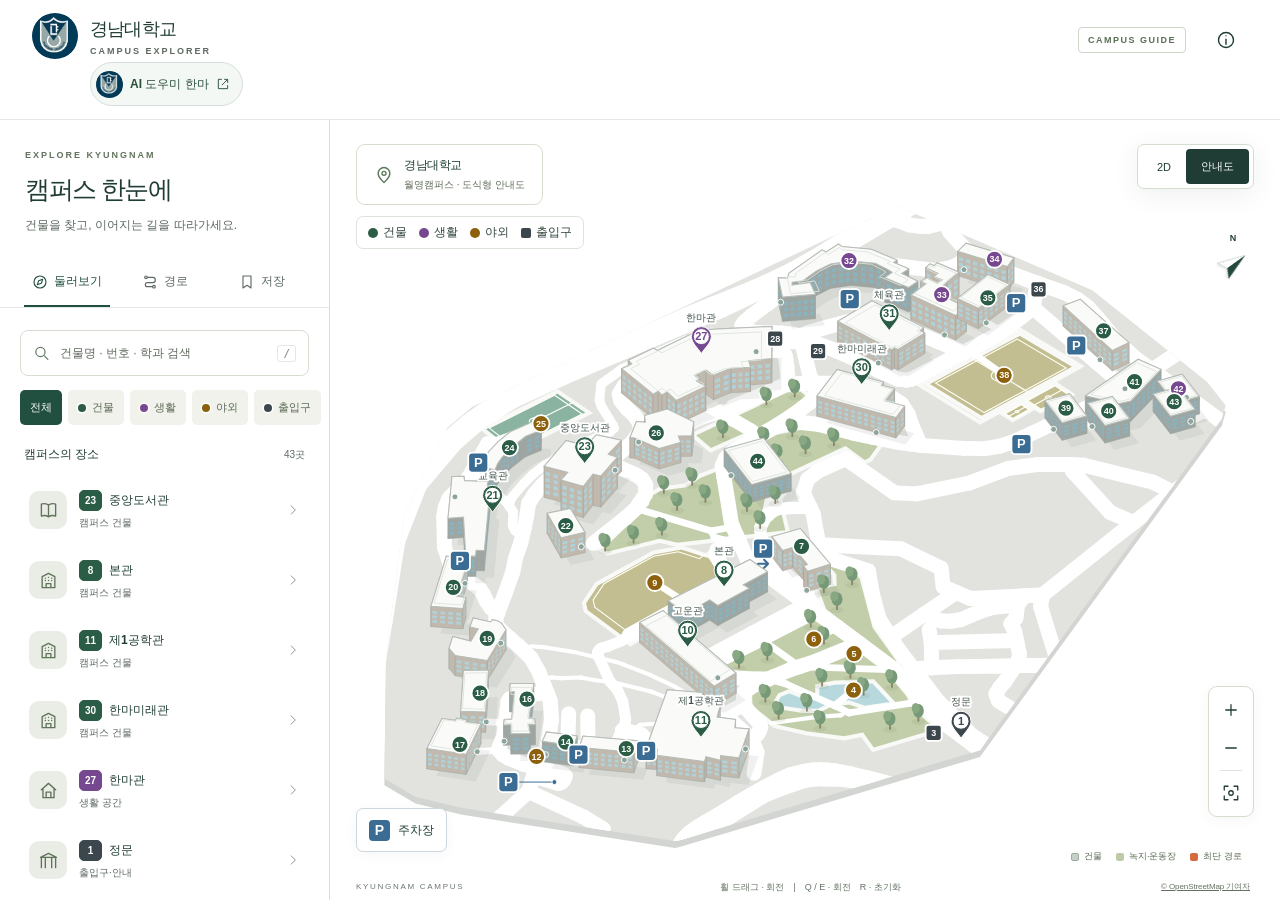
<file: map/index.html>
<!doctype html>
<html lang="ko">
<head>
  <meta charset="utf-8">
  <meta name="viewport" content="width=device-width, initial-scale=1">
  <meta name="theme-color" content="#173e36">
  <meta name="description" content="경남대학교 월영캠퍼스 건물, 층별 학과와 시설을 찾아보는 캠퍼스 안내도">
  <title>경남대학교 · Campus Explorer</title>
  <link rel="icon" href="data:image/svg+xml,%3Csvg xmlns='http://www.w3.org/2000/svg' viewBox='0 0 40 40'%3E%3Crect width='40' height='40' rx='12' fill='%23173e36'/%3E%3Ctext x='20' y='27' text-anchor='middle' font-size='22' fill='white'%3EK%3C/text%3E%3C/svg%3E">
  <link rel="stylesheet" href="styles.css">
  <link rel="stylesheet" href="library.css">
  <link rel="stylesheet" href="road-editor.css">
  <link rel="stylesheet" href="building-directory.css">
  <link rel="stylesheet" href="gps-navigation.css">
  <link rel="stylesheet" href="assistant-link.css">
  <script defer src="data.js"></script>
  <script defer src="parking-data.js"></script>
  <script defer src="core.js"></script>
  <script defer src="scene.js"></script>
  <script defer src="amenity-models.js"></script>
  <script defer src="floor-scene.js"></script>
  <script defer src="seonghun-plans.js"></script>
  <script defer src="library.js"></script>
  <script defer src="road-network.js"></script>
  <script defer src="final-roads.js"></script>
  <script defer src="road-editor.js"></script>
  <script defer src="building-directory-data.js"></script>
  <script defer src="building-directory.js"></script>
  <script defer src="gps-navigation.js"></script>
  <script defer src="app.js"></script>
</head>
<body>
<a class="skip-link" href="#search">장소 검색으로 이동</a>
<header class="header">
  <div class="brand-area">
    <a class="brand" href="./" aria-label="경남대학교 캠퍼스 지도 처음으로"><span class="brand-symbol" aria-hidden="true"><img src="assets/kyungnam-symbol.png" alt="" width="245" height="239"></span><span><strong>경남대학교</strong><small>CAMPUS EXPLORER</small></span></a>
    <a class="assistant-launch" href="http://127.0.0.1:8765/mobile" target="_blank" rel="noopener noreferrer" aria-label="AI 도우미 한마에 질문하기 (새 탭)"><span class="assistant-symbol" aria-hidden="true"><img src="assets/kyungnam-symbol.png" alt="" width="245" height="239"></span><span>AI 도우미 한마</span><svg viewBox="0 0 24 24" aria-hidden="true"><path d="M14 4h6v6M20 4 10 14M10 4H4v16h16v-6"/></svg></a>
  </div>
  <div class="header-actions"><span class="demo-badge">CAMPUS GUIDE</span><button id="about-open" class="icon-button" aria-label="지도 사용법"><span data-icon="info"></span></button></div>
</header>
<main class="workspace">
  <aside class="sidebar" aria-label="캠퍼스 장소 탐색">
    <div class="sidebar-head"><div class="eyebrow">EXPLORE KYUNGNAM</div><h1>캠퍼스 한눈에</h1><p>건물을 찾고, 이어지는 길을 따라가세요.</p></div>
    <nav class="tabs" aria-label="탐색 모드"><button class="active" data-tab="explore" aria-pressed="true"><span data-icon="compass"></span>둘러보기</button><button data-tab="route" aria-pressed="false"><span data-icon="route"></span>경로</button><button data-tab="saved" aria-pressed="false"><span data-icon="bookmark"></span>저장</button></nav>
    <section id="explore-panel" class="panel">
      <div class="search-box"><span data-icon="search"></span><input id="search" type="search" placeholder="건물명 · 번호 · 학과 검색" aria-label="건물명, 건물 번호, 학과 또는 시설 검색" autocomplete="off"><kbd>/</kbd></div>
      <div class="filters" aria-label="장소 종류"><button class="active" data-category="all" aria-pressed="true">전체</button><button data-category="study" aria-pressed="false">건물</button><button data-category="life" aria-pressed="false">생활</button><button data-category="outdoor" aria-pressed="false">야외</button><button data-category="gate" aria-pressed="false">출입구</button></div>
      <div class="list-heading"><h2 id="list-title">캠퍼스의 장소</h2><span id="result-count"></span></div>
      <div id="places-list" class="places-list" aria-label="장소 검색 결과"></div>
    </section>
    <section id="route-panel" class="panel" hidden>
      <button id="gps-open" class="gps-open-button"><svg viewBox="0 0 24 24" aria-hidden="true"><circle cx="12" cy="12" r="7"/><circle cx="12" cy="12" r="2"/><path d="M12 1v4M12 19v4M1 12h4M19 12h4"/></svg>현재 위치로 길찾기</button>
      <div class="section-kicker">장소 사이를 연결해 보세요</div>
      <form id="route-form"><div class="route-fields"><label><span class="route-dot start-dot"></span><span class="sr-only">출발지</span><select id="route-from" aria-label="출발지"></select></label><button type="button" id="swap-route" class="swap-button" aria-label="출발지와 도착지 바꾸기"><span data-icon="swap"></span></button><label><span class="route-dot end-dot"></span><span class="sr-only">도착지</span><select id="route-to" aria-label="도착지"></select></label></div><button class="primary-button route-submit" type="submit"><span data-icon="route"></span>최단 경로 보기</button></form>
      <p class="route-caution"><span data-icon="info"></span>현재 도로망의 최단 경로입니다. 건물 앞 연결선이 포함됩니다.</p>
      <div id="route-result" aria-live="polite"><div class="route-intro"><span data-icon="route"></span><h2>출발지에서 목적지까지</h2><p>두 장소를 선택하면 연결 가능한 길을 지도에서 확인할 수 있어요.</p></div></div>
    </section>
    <div id="mobile-detail"></div>
  </aside>
  <section class="map-panel" aria-label="경남대학교 캠퍼스 지도">
    <div class="map-top"><div class="map-tag"><span data-icon="pin"></span><div><strong>경남대학교</strong><small>월영캠퍼스 · 도식형 안내도</small></div></div><div class="map-mode" aria-label="지도 표현"><button id="mode-flat" aria-pressed="false">2D</button><button id="mode-depth" class="active" aria-pressed="true">안내도</button></div></div>
    <div id="map-wrap" class="map-wrap"><svg id="campus-map" xmlns="http://www.w3.org/2000/svg" role="group" aria-label="건물을 선택할 수 있는 캠퍼스 지도. 휠 버튼 드래그로 회전, 방향키로 이동, 더하기와 빼기로 확대 및 축소합니다. Q와 E로 회전하고 R로 방향을 초기화합니다." tabindex="0"><title>경남대학교 월영캠퍼스 지도</title></svg></div>
    <div class="north" aria-label="북쪽 방향"><span>N</span><svg viewBox="0 0 32 40" aria-hidden="true"><path d="M16 3 27 34 16 28 5 34Z" fill="#24483e"/><path d="M16 3 16 28 5 34Z" fill="#fff"/></svg></div>
    <div class="map-controls"><button id="zoom-in" class="icon-button" aria-label="지도 확대"><span data-icon="plus"></span></button><button id="zoom-out" class="icon-button" aria-label="지도 축소"><span data-icon="minus"></span></button><div></div><button id="fit-map" title="전체 보기 · 방향 초기화" class="icon-button" aria-label="캠퍼스 전체 보기"><span data-icon="fit"></span></button></div>
    <div id="desktop-detail"></div>
    <button id="parking-toggle" class="parking-toggle" aria-pressed="true" aria-controls="parking-pins"><b aria-hidden="true">P</b><span>주차장</span></button>
    <div class="pin-legend" aria-label="번호 색 안내"><span class="cat-study"><i></i>건물</span><span class="cat-life"><i></i>생활</span><span class="cat-outdoor"><i></i>야외</span><span class="cat-gate"><i></i>출입구</span></div>
    <div class="map-legend"><span><i class="legend-building"></i>건물</span><span><i class="legend-green"></i>녹지·운동장</span><span><i class="legend-route"></i>최단 경로</span></div>
    <div class="map-bottom"><span id="scale" class="scale">KYUNGNAM CAMPUS</span><span class="map-gesture-hint">휠 드래그 · 회전　|　Q / E · 회전　R · 초기화</span><span class="attribution"><a href="https://www.openstreetmap.org/copyright" target="_blank" rel="noopener">© OpenStreetMap 기여자</a></span></div>
    <div id="loading" class="loading"><span class="loader"></span>캠퍼스를 불러오고 있어요</div>
    <div id="map-error" class="map-error" hidden role="alert">지도 자료를 불러오지 못했습니다. 폴더의 모든 파일이 함께 있는지 확인한 뒤 <button onclick="location.reload()">새로고침</button>해 주세요.</div>
  </section>
</main>
<dialog id="about-dialog" aria-labelledby="about-title"><div class="dialog-head"><span class="eyebrow">MAP GUIDE</span><button id="about-close" class="icon-button" aria-label="지도 정보 닫기"><span data-icon="close"></span></button></div><h2 id="about-title">캠퍼스 지도 사용법</h2><p>건물과 학과를 찾고, 층별 시설을 살펴보세요. 중앙도서관과 성훈관에서는 층을 선택해 입체 구조도를 볼 수 있습니다.</p><div class="data-note"><strong>지도 사용법</strong><p>건물·학과·시설명으로 검색하고 건물을 선택하세요. 휠 버튼을 누른 채 드래그하면 지도가 회전합니다.</p></div><p class="small-text">개인 제작 캠퍼스 안내도 · 사진 © 경남대학교</p></dialog>
<div id="toast" class="toast" role="status" aria-live="polite"></div>
<div id="announcer" class="sr-only" role="status" aria-live="polite"></div>
<noscript><div class="no-script">이 지도는 JavaScript가 필요합니다. 브라우저에서 JavaScript를 켜 주세요.</div></noscript>
</body>
</html>
</file>
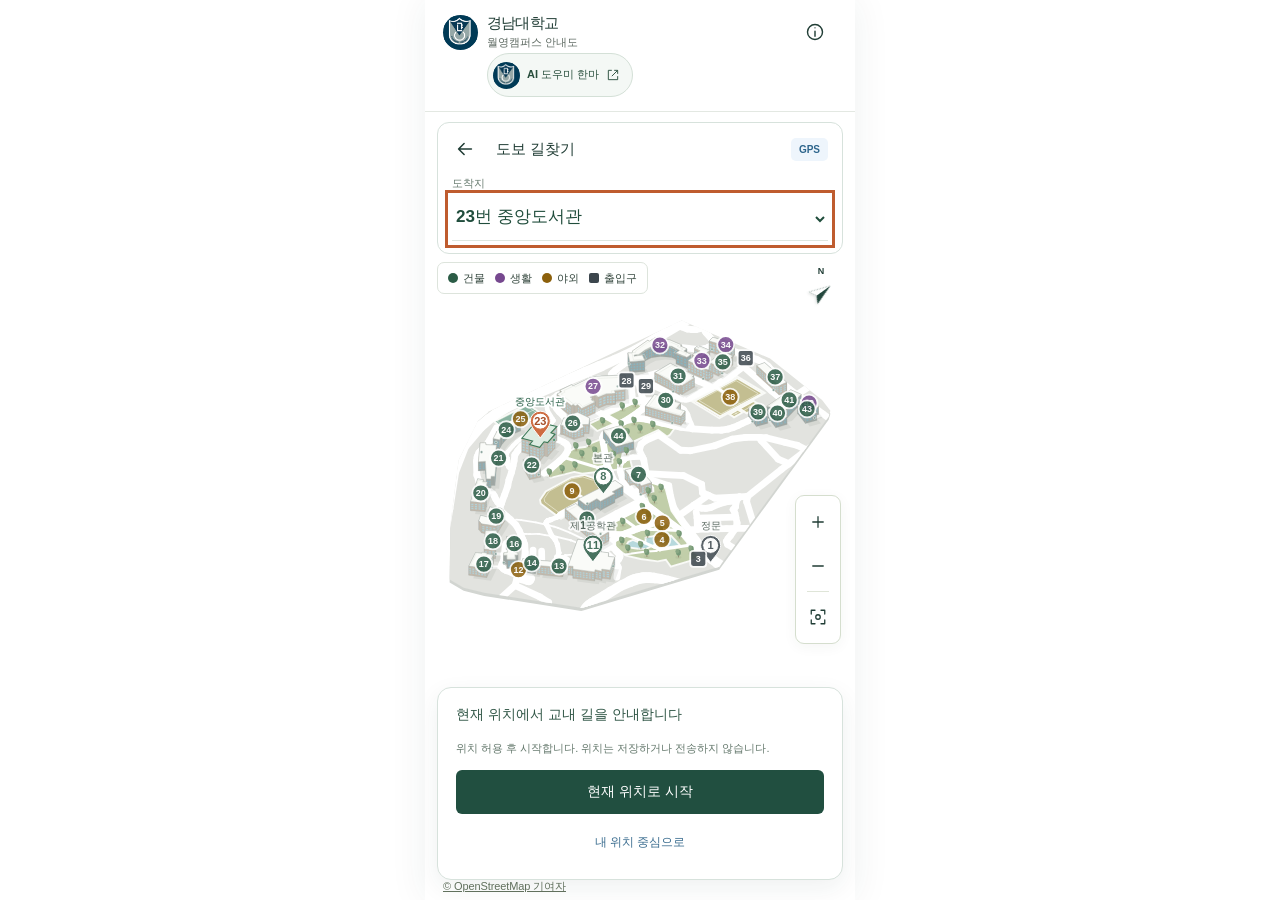
<file: map/mobile.html>
<!doctype html>
<html lang="ko">
<head>
  <meta charset="utf-8">
  <meta name="viewport" content="width=device-width, initial-scale=1, viewport-fit=cover">
  <meta name="theme-color" content="#173e36">
  <meta name="description" content="경남대학교 월영캠퍼스 건물, 층별 학과와 시설을 찾아보는 캠퍼스 안내도">
  <title>경남대학교 · 모바일 지도</title>
  <link rel="icon" href="data:image/svg+xml,%3Csvg xmlns='http://www.w3.org/2000/svg' viewBox='0 0 40 40'%3E%3Crect width='40' height='40' rx='12' fill='%23173e36'/%3E%3Ctext x='20' y='27' text-anchor='middle' font-size='22' fill='white'%3EK%3C/text%3E%3C/svg%3E">
  <link rel="stylesheet" href="styles.css">
  <link rel="stylesheet" href="library.css">
  <link rel="stylesheet" href="road-editor.css">
  <link rel="stylesheet" href="building-directory.css">
  <link rel="stylesheet" href="gps-navigation.css">
  <link rel="stylesheet" href="mobile.css">
  <link rel="stylesheet" href="assistant-link.css">
  <script defer src="data.js"></script>
  <script defer src="parking-data.js"></script>
  <script defer src="core.js"></script>
  <script defer src="scene.js"></script>
  <script defer src="amenity-models.js"></script>
  <script defer src="floor-scene.js"></script>
  <script defer src="seonghun-plans.js"></script>
  <script defer src="library.js"></script>
  <script defer src="road-network.js"></script>
  <script defer src="final-roads.js"></script>
  <script defer src="road-editor.js"></script>
  <script defer src="building-directory-data.js"></script>
  <script defer src="building-directory.js"></script>
  <script defer src="gps-navigation.js"></script>
  <script defer src="app.js"></script>
</head>
<body class="mobile-app" data-mobile-app="true">
<a class="skip-link" href="#search">장소 검색으로 이동</a>
<header class="header">
  <div class="brand-area">
    <a class="brand" href="./mobile.html" aria-label="경남대학교 모바일 지도 처음으로"><span class="brand-symbol" aria-hidden="true"><img src="assets/kyungnam-symbol.png" alt="" width="245" height="239"></span><span><strong>경남대학교</strong><small>월영캠퍼스 안내도</small></span></a>
    <a class="assistant-launch" href="http://127.0.0.1:8765/mobile" target="_blank" rel="noopener noreferrer" aria-label="AI 도우미 한마에 질문하기 (새 탭)"><span class="assistant-symbol" aria-hidden="true"><img src="assets/kyungnam-symbol.png" alt="" width="245" height="239"></span><span>AI 도우미 한마</span><svg viewBox="0 0 24 24" aria-hidden="true"><path d="M14 4h6v6M20 4 10 14M10 4H4v16h16v-6"/></svg></a>
  </div>
  <div class="header-actions"><span class="demo-badge">CAMPUS GUIDE</span><button id="about-open" class="icon-button" aria-label="지도 사용법"><span data-icon="info"></span></button></div>
</header>
<main class="workspace">
  <aside class="sidebar" aria-label="캠퍼스 장소 탐색">
    <div class="sidebar-head"><h1>캠퍼스 한눈에</h1><p>건물을 찾고, 이어지는 길을 따라가세요.</p></div>
    <nav class="tabs" aria-label="탐색 모드"><button class="active" data-tab="explore" aria-pressed="true"><span data-icon="compass"></span>둘러보기</button><button data-tab="route" aria-pressed="false"><span data-icon="route"></span>경로</button><button data-tab="saved" aria-pressed="false"><span data-icon="bookmark"></span>저장</button></nav>
    <section id="explore-panel" class="panel">
      <div class="search-box"><span data-icon="search"></span><input id="search" type="search" placeholder="건물명, 번호, 학과로 검색" aria-label="건물명, 건물 번호, 학과 또는 시설 검색" autocomplete="off"><kbd>/</kbd></div>
      <div class="filters" aria-label="장소 종류"><button class="active" data-category="all" aria-pressed="true">전체</button><button data-category="study" aria-pressed="false">건물</button><button data-category="life" aria-pressed="false">생활</button><button data-category="outdoor" aria-pressed="false">야외</button><button data-category="gate" aria-pressed="false">출입구</button></div>
      <div class="list-heading"><h2 id="list-title">캠퍼스의 장소</h2><span id="result-count"></span></div>
      <div id="places-list" class="places-list" aria-label="장소 검색 결과"></div>
    </section>
    <section id="route-panel" class="panel" hidden>
      <button id="gps-open" class="gps-open-button"><svg viewBox="0 0 24 24" aria-hidden="true"><circle cx="12" cy="12" r="7"/><circle cx="12" cy="12" r="2"/><path d="M12 1v4M12 19v4M1 12h4M19 12h4"/></svg>현재 위치로 길찾기</button>
      <div class="section-kicker">장소 사이를 연결해 보세요</div>
      <form id="route-form"><div class="route-fields"><label><span class="route-dot start-dot"></span><span class="sr-only">출발지</span><select id="route-from" aria-label="출발지"></select></label><button type="button" id="swap-route" class="swap-button" aria-label="출발지와 도착지 바꾸기"><span data-icon="swap"></span></button><label><span class="route-dot end-dot"></span><span class="sr-only">도착지</span><select id="route-to" aria-label="도착지"></select></label></div><button class="primary-button route-submit" type="submit"><span data-icon="route"></span>최단 경로 보기</button></form>
      <p class="route-caution"><span data-icon="info"></span>현재 도로망의 최단 경로입니다. 건물 앞 연결선이 포함됩니다.</p>
      <div id="route-result" aria-live="polite"><div class="route-intro"><span data-icon="route"></span><h2>출발지에서 목적지까지</h2><p>두 장소를 선택하면 연결 가능한 길을 지도에서 확인할 수 있어요.</p></div></div>
    </section>
    <div id="mobile-detail"></div>
  </aside>
  <section class="map-panel" aria-label="경남대학교 캠퍼스 지도">
    <div class="map-top"><div class="map-tag"><span data-icon="pin"></span><div><strong>경남대학교</strong><small>월영캠퍼스 · 도식형 안내도</small></div></div><div class="map-mode" aria-label="지도 표현"><button id="mode-flat" aria-pressed="false">2D</button><button id="mode-depth" class="active" aria-pressed="true">안내도</button></div></div>
    <div id="map-wrap" class="map-wrap"><svg id="campus-map" xmlns="http://www.w3.org/2000/svg" role="group" aria-label="건물을 선택할 수 있는 캠퍼스 지도. 휠 버튼 드래그로 회전, 방향키로 이동, 더하기와 빼기로 확대 및 축소합니다. Q와 E로 회전하고 R로 방향을 초기화합니다." tabindex="0"><title>경남대학교 월영캠퍼스 지도</title></svg></div>
    <div class="north" aria-label="북쪽 방향"><span>N</span><svg viewBox="0 0 32 40" aria-hidden="true"><path d="M16 3 27 34 16 28 5 34Z" fill="#24483e"/><path d="M16 3 16 28 5 34Z" fill="#fff"/></svg></div>
    <div class="map-controls"><button id="zoom-in" class="icon-button" aria-label="지도 확대"><span data-icon="plus"></span></button><button id="zoom-out" class="icon-button" aria-label="지도 축소"><span data-icon="minus"></span></button><div></div><button id="fit-map" title="전체 보기 · 방향 초기화" class="icon-button" aria-label="캠퍼스 전체 보기"><span data-icon="fit"></span></button></div>
    <div id="desktop-detail"></div>
    <button id="parking-toggle" class="parking-toggle" aria-pressed="true" aria-controls="parking-pins"><b aria-hidden="true">P</b><span>주차장</span></button>
    <div class="pin-legend" aria-label="번호 색 안내"><span class="cat-study"><i></i>건물</span><span class="cat-life"><i></i>생활</span><span class="cat-outdoor"><i></i>야외</span><span class="cat-gate"><i></i>출입구</span></div>
    <div class="map-legend"><span><i class="legend-building"></i>건물</span><span><i class="legend-green"></i>녹지·운동장</span><span><i class="legend-route"></i>최단 경로</span></div>
    <div class="map-bottom"><span id="scale" class="scale">KYUNGNAM CAMPUS</span><span class="map-gesture-hint">휠 드래그 · 회전　|　Q / E · 회전　R · 초기화</span><span class="attribution"><a href="https://www.openstreetmap.org/copyright" target="_blank" rel="noopener">© OpenStreetMap 기여자</a></span></div>
    <div id="loading" class="loading"><span class="loader"></span>캠퍼스를 불러오고 있어요</div>
    <div id="map-error" class="map-error" hidden role="alert">지도 자료를 불러오지 못했습니다. 폴더의 모든 파일이 함께 있는지 확인한 뒤 <button onclick="location.reload()">새로고침</button>해 주세요.</div>
  </section>
</main>
<dialog id="about-dialog" aria-labelledby="about-title"><div class="dialog-head"><button id="about-close" class="icon-button" aria-label="지도 정보 닫기"><span data-icon="close"></span></button></div><h2 id="about-title">캠퍼스 지도 사용법</h2><p>건물과 학과를 찾고, 층별 시설을 살펴보세요. 중앙도서관과 성훈관에서는 층을 선택해 입체 구조도를 볼 수 있습니다.</p><div class="data-note"><strong>지도 사용법</strong><p>건물·학과·시설명으로 검색하고 건물을 선택하세요. 휠 버튼을 누른 채 드래그하면 지도가 회전합니다.</p></div><p class="small-text">개인 제작 캠퍼스 안내도 · 사진 © 경남대학교</p></dialog>
<div id="toast" class="toast" role="status" aria-live="polite"></div>
<div id="announcer" class="sr-only" role="status" aria-live="polite"></div>
<noscript><div class="no-script">이 지도는 JavaScript가 필요합니다. 브라우저에서 JavaScript를 켜 주세요.</div></noscript>
</body>
</html>
</file>
<file: map/styles.css>
:root{--ink:#203d35;--muted:#5d6961;--line:#e3e8e2;--green:#214f40;--paper:#ffffff;--accent:#d46c3e;--soft:#f2f5ef;--shadow:0 6px 26px #263b3014;font-family:Arial,'Malgun Gothic','Apple SD Gothic Neo',sans-serif;color:var(--ink);background:var(--paper);font-synthesis:none}
*{box-sizing:border-box}body{margin:0}button,input,select{font:inherit}button,a,input,select{-webkit-tap-highlight-color:transparent}button{cursor:pointer;color:inherit}button{border:0;background:none}button:disabled{opacity:.35;cursor:default}button,a,input,select{outline-offset:4px} :focus-visible{outline:3px solid #bf5c2f}a{color:inherit}svg{display:block}button svg{pointer-events:none}button:active:not(:disabled){transform:translateY(1px)}[hidden]{display:none!important}.icon{width:20px;height:20px;fill:none;stroke:currentColor;stroke-width:1.7;stroke-linecap:round;stroke-linejoin:round;flex-shrink:0}.sr-only{position:absolute;width:1px;height:1px;padding:0;margin:-1px;overflow:hidden;clip:rect(0,0,0,0);white-space:nowrap;border:0}.skip-link{position:fixed;left:16px;top:-80px;background:white;padding:16px;z-index:20}.skip-link:focus{top:12px}.header{height:80px;display:flex;align-items:center;justify-content:space-between;padding:0 32px;border-bottom:1px solid var(--line);gap:20px}.brand{display:flex;align-items:center;gap:12px;text-decoration:none}.brand-symbol{display:flex;align-items:center;justify-content:center;width:46px;height:46px;flex-shrink:0;border-radius:50%;overflow:hidden;background:#003a56}.brand-symbol img{display:block;width:92%;height:92%;object-fit:contain}.brand strong{display:block;font-size:18px;letter-spacing:-.8px}.brand small{display:block;font-size:9px;letter-spacing:2px;margin-top:5px;font-weight:700;color:var(--muted)}.campus-name{font-size:12px;color:#68796f;display:flex;align-items:center;gap:10px}.separator{margin:0 6px;color:#b6bfb7}.header-actions{display:flex;align-items:center;gap:18px}.demo-badge{font-size:9px;letter-spacing:1.5px;padding:7px 9px;border:1px solid #cdd8cb;border-radius:4px;color:#596f58;font-weight:700}.icon-button{width:44px;height:44px;display:grid;place-items:center;border-radius:8px}.icon-button:hover{background:#e8eee6}.workspace{height:calc(100dvh - 80px);min-height:580px;display:grid;grid-template-columns:330px minmax(0,1fr)}.sidebar{display:flex;flex-direction:column;background:var(--paper);border-right:1px solid #d7dfd3;min-height:0;z-index:2}.sidebar-head{padding:30px 25px 23px}.eyebrow{font-size:9px;letter-spacing:2px;font-weight:700;color:#62735c}.sidebar h1{font-size:25px;letter-spacing:-1.5px;margin:13px 0 10px;font-weight:700}.sidebar-head p{font-size:12px;color:var(--muted);margin:0;line-height:1.6}.tabs{display:flex;padding:0 24px;border-bottom:1px solid var(--line);gap:12px;flex-shrink:0}.tabs button{display:flex;align-items:center;justify-content:center;gap:6px;flex:1;height:49px;font-size:12px;color:var(--muted);border-bottom:2px solid transparent;white-space:nowrap}.tabs button .icon{width:16px;height:16px}.tabs button.active{border-color:var(--green);color:var(--green);font-weight:700}.tabs button:hover{background:var(--soft)}.panel{display:flex;flex-direction:column;flex:1;min-height:0;padding:22px 20px 0}.search-box{position:relative;display:flex;gap:8px;align-items:center;border:1px solid #d6ded2;border-radius:8px;padding:0 12px;height:46px;background:#fff;flex-shrink:0}.search-box:focus-within{border-color:var(--green);box-shadow:0 0 0 2px #214f4010}.search-box>.icon{color:#637963;width:17px}.search-box input{background:transparent;border:0;outline:none;width:100%;min-width:0;font-size:12px;height:100%;color:var(--ink)}.search-box input::placeholder{color:#626c5f}.search-box kbd{font-size:11px;border:1px solid var(--line);padding:1px 5px;border-radius:3px;color:#7d8779}.filters{display:flex;gap:6px;margin-top:14px;margin-bottom:21px}.filters button{padding:0 10px;height:35px;border-radius:5px;background:#f0f2eb;font-size:11px;color:#5c6956;white-space:nowrap}.filters button.active{background:var(--green);color:white}.filters button:hover:not(.active){background:#e4eadd}.list-heading{display:flex;align-items:center;justify-content:space-between;padding:0 4px 12px}.list-heading h2{font-size:12px;margin:0}.list-heading>span{font-size:10px;color:var(--muted)}.places-list{overflow:auto;min-height:0;scrollbar-width:thin;scrollbar-color:#d4ddcf transparent;padding-bottom:12px}.place-row{width:100%;display:flex;align-items:center;gap:12px;padding:13px 8px;border-radius:7px;text-align:left;border:1px solid transparent;min-height:70px}.place-row:hover{background:#f0f4ec}.place-row.selected{background:#edf2e8;border-color:#dfe8d6}.place-row .place-icon{width:38px;height:38px;border-radius:10px;background:#e9ede5;display:grid;place-items:center;flex-shrink:0;color:#60745a}.place-row.selected .place-icon{background:var(--green);color:#fff}.place-row .place-icon .icon{width:19px;height:19px}.place-row .place-text{flex:1;min-width:0}.place-row strong{display:block;font-size:12px;line-height:1.5}.place-row small{font-size:10px;display:block;color:var(--muted);margin-top:5px}.place-row>.icon{width:14px;color:#8b9884}.map-panel{position:relative;min-width:0;overflow:hidden;background:#ffffff}.map-wrap{position:absolute;inset:0;touch-action:none}.map-wrap svg{height:100%;width:100%;cursor:grab}.map-wrap.dragging svg{cursor:grabbing}.map-top{position:absolute;top:24px;left:26px;right:26px;display:flex;justify-content:space-between;align-items:flex-start;gap:15px;z-index:1;pointer-events:none}.map-top>*{pointer-events:auto}.map-tag{display:flex;gap:10px;align-items:center;background:#fcfcf5ed;padding:12px 17px;border:1px solid #d5dece;border-radius:9px;box-shadow:var(--shadow)}.map-tag>.icon{width:20px;color:#587a56}.map-tag strong{font-size:12px;display:block;letter-spacing:-.4px}.map-tag small{font-size:10px;display:block;color:#5f6c58;margin-top:4px}.map-mode{display:flex;background:var(--paper);padding:4px;border:1px solid #d5dece;border-radius:7px;box-shadow:var(--shadow)}.map-mode button{height:35px;padding:0 15px;font-size:11px;border-radius:4px}.map-mode .active{background:var(--ink);color:#fff}.north{position:absolute;right:33px;top:113px;display:flex;flex-direction:column;align-items:center;gap:3px;pointer-events:none}.north span{font-size:9px;font-weight:700}.north svg{height:36px;width:28px;transform:rotate(-25deg);filter:drop-shadow(0 2px 1px #263b3020)}.map-controls{position:absolute;right:26px;bottom:83px;background:var(--paper);border:1px solid #d5dece;border-radius:9px;box-shadow:var(--shadow);padding:4px}.map-controls>div{height:1px;background:#dfe5d8;margin:3px 7px}.map-controls .icon-button{width:36px;height:38px}.map-controls .icon{width:18px;height:18px}.map-legend{position:absolute;right:26px;bottom:28px;display:flex;gap:14px;padding:9px 12px;border-radius:5px;background:#fcfcf2d9;font-size:9px;pointer-events:none;color:#586a53}.map-legend span{display:flex;align-items:center;gap:5px}.map-legend i{height:8px;width:8px;border-radius:2px}.legend-building{background:#d4d4c5;border:1px solid #9baf97}.legend-green{background:#c3d3ac}.legend-route{background:var(--accent)}.map-bottom{position:absolute;bottom:6px;left:26px;right:26px;display:flex;align-items:flex-end;justify-content:space-between;gap:10px;pointer-events:none}.map-bottom a{pointer-events:auto}.attribution{font-size:8px;letter-spacing:-.1px;color:#64735f;background:#ffffffd9;padding:2px 4px}.scale{font-size:8px;letter-spacing:1.7px;color:#6c766e;padding-bottom:3px;white-space:nowrap}.map-building{cursor:pointer}.map-building .roof{transition:fill .15s}.map-building:hover .roof{fill:#e6f0e9}.map-building.selected .roof{fill:#deece2;stroke:#3b7957}.map-pin{cursor:pointer;outline:none}.map-pin .pin-disc{fill:#fff;stroke:#4d6b46;stroke-width:1.5}.map-pin .pin-center{fill:#597e4d}.map-pin .pin-label{font:600 10px Arial,'Malgun Gothic',sans-serif;fill:#40534a;paint-order:stroke;stroke:#ffffff;stroke-width:4px;stroke-linejoin:round}.map-pin.selected .pin-disc{fill:var(--accent);stroke:#fff;stroke-width:2.4}.map-pin.selected .pin-center{fill:#fff}.map-pin.selected .pin-label{fill:#215a40;font-weight:700;stroke:#fff}.map-pin:focus .pin-disc{stroke:#c45b25;stroke-width:4}.map-pin:hover .pin-disc{fill:#ffe6cf}.map-pin.dimmed{opacity:.23}.detail-card{position:absolute;right:86px;bottom:48px;width:292px;max-width:calc(100% - 110px);background:var(--paper);border:1px solid #d4ddcf;border-radius:10px;box-shadow:0 8px 30px #334b3414;overflow:hidden;z-index:3}.detail-photo{height:110px;background:#d3dfc6;position:relative;overflow:hidden}.detail-photo img{height:100%;width:100%;object-fit:cover;display:block}.photo-placeholder{height:100%;display:flex;align-items:center;justify-content:center;flex-direction:column;gap:10px;color:#647c5d;font-size:10px;background:repeating-linear-gradient(120deg,#dce6d4,#dce6d4 1px,#e4ebdd 1px,#e4ebdd 18px)}.photo-placeholder .icon{width:35px;height:35px}.detail-close{position:absolute;top:9px;right:9px;background:#fffffff0;border:1px solid #ffffff50;width:28px;height:28px;border-radius:50%;display:grid;place-items:center}.detail-close .icon{width:14px;height:14px}.detail-body{padding:18px}.detail-category{font-size:9px;color:#738366;display:flex;align-items:center;gap:7px}.detail-category i{width:4px;height:4px;border-radius:50%;background:#7f956f}.detail-title-row{display:flex;align-items:center;justify-content:space-between;gap:6px;margin-top:7px}.detail-title-row h2{font-size:20px;letter-spacing:-1px;margin:0;line-height:1.4}.save-place{width:36px;height:36px;flex-shrink:0;border-radius:50%;display:grid;place-items:center;border:1px solid #dde3d6}.save-place[aria-pressed=true]{color:#b85429;background:#f9e7da}.detail-location{font-size:10px;color:var(--muted);margin:4px 0 14px}.detail-note{font-size:10px;color:#7d806c;background:#f0f2e9;padding:9px 10px;border-radius:5px;line-height:1.65;margin:12px 0}.detail-actions{display:flex;gap:7px}.primary-button{background:var(--green);color:#fff;min-height:42px;border-radius:6px;display:flex;align-items:center;justify-content:center;gap:8px;padding:10px 15px;font-size:11px;font-weight:700}.primary-button:hover{background:#153a2e}.primary-button .icon{width:16px;height:16px}.detail-actions .primary-button{flex:1}.detail-mobile-tag{display:none}#mobile-detail:empty{display:none}.section-kicker{font-size:12px;margin-bottom:18px;color:#64745c}.route-fields{border:1px solid #d7dfd2;background:#fff;border-radius:8px;position:relative}.route-fields label{display:flex;align-items:center;gap:10px;padding:6px 12px}.route-fields label+label{border-top:1px solid var(--line)}.route-fields label:last-child{border-top:1px solid var(--line)}.route-fields select{width:calc(100% - 15px);min-width:0;border:0;background:none;height:42px;color:var(--ink);font-size:12px;padding-right:25px}.route-dot{height:9px;width:9px;border-radius:50%;flex-shrink:0}.start-dot{background:#4a775c;border:2px solid #c8d7c3}.end-dot{background:var(--accent);border:2px solid #f7ceb4}.swap-button{position:absolute;right:12px;top:38px;background:#f3f6ed;border:1px solid #d5ddce;width:32px;height:32px;border-radius:50%;display:grid;place-items:center;z-index:1}.swap-button .icon{width:15px;height:15px}.route-submit{width:100%;margin:14px 0}.route-caution{display:flex;gap:7px;font-size:10px;line-height:1.8;color:#7b7d69;margin:0 0 20px}.route-caution .icon{width:14px;height:14px;flex-shrink:0;margin-top:2px}#route-panel{overflow:auto;padding-bottom:18px}.route-intro{padding:22px 8px;text-align:center;border-top:1px solid var(--line);color:#7a8870}.route-intro>.icon{margin:0 auto 16px;width:36px;height:36px;stroke-width:1.1}.route-intro h2{font-size:13px;color:#53694d}.route-intro p{font-size:11px;line-height:1.9}.route-summary{padding:20px 0;border-top:1px solid var(--line)}.route-summary .eyebrow{color:#9b6a42}.route-distance{font-size:28px;font-weight:700;letter-spacing:-1px;margin:10px 0}.route-distance span{font-size:12px;margin-left:5px;font-weight:400;color:var(--muted)}.route-summary>p{font-size:10px;color:var(--muted);line-height:1.7}.route-stops{margin:22px 0 0;padding:0;list-style:none}.route-stops li{position:relative;padding:0 0 24px 24px;font-size:12px;line-height:1.5}.route-stops li:before{content:'';position:absolute;top:5px;left:0;width:8px;height:8px;border-radius:50%;background:#436947;outline:4px solid #e9eee3}.route-stops li:not(:last-child):after{content:'';position:absolute;left:3px;top:19px;bottom:6px;border-left:1px dashed #a6b69b}.route-stops li:last-child:before{background:var(--accent)}.route-stops small{display:block;font-size:10px;color:var(--muted);margin-top:5px}.route-error{padding:16px;background:#fbede2;border:1px solid #e8c7ae;border-radius:6px;font-size:12px;line-height:1.9;color:#93532a}.empty-state{padding:32px 15px;text-align:center;line-height:1.8;color:var(--muted);font-size:12px}.empty-state>.icon{margin:0 auto 14px;width:30px;height:30px}.empty-state strong{color:var(--ink);display:block;margin-bottom:6px}.text-button{font-size:12px;text-decoration:underline;padding:10px}.loading{position:absolute;inset:0;display:flex;flex-direction:column;gap:16px;justify-content:center;align-items:center;background:#ffffffee;z-index:8;font-size:13px}.loader{width:25px;height:25px;border:2px solid #c7d6bd;border-top-color:var(--green);border-radius:50%;animation:spin .8s linear infinite}@keyframes spin{to{transform:rotate(360deg)}}.map-error{position:absolute;left:10%;right:10%;top:40%;background:white;border-radius:8px;padding:24px;line-height:1.8;font-size:13px}.map-error button{text-decoration:underline}.toast{position:fixed;bottom:24px;left:50%;transform:translate(-50%,15px);opacity:0;pointer-events:none;background:#213e34;color:#fff;padding:13px 22px;border-radius:8px;box-shadow:var(--shadow);font-size:12px;transition:opacity .16s,transform .16s;z-index:40;max-width:90vw;line-height:1.5}.toast.show{opacity:1;transform:translate(-50%,0)}dialog{border:1px solid #d6dfd0;border-radius:15px;padding:28px 32px;color:var(--ink);background:var(--paper);width:500px;max-width:calc(100% - 30px);max-height:85dvh;overflow:auto;box-shadow:0 20px 100px #13291f30}dialog::backdrop{background:#19362866}.dialog-head{display:flex;justify-content:space-between;align-items:center}dialog h2{font-size:28px;line-height:1.5;letter-spacing:-1.3px;margin:10px 0 18px}dialog p{font-size:12px;line-height:1.9;color:#5c6956}dialog dl{border-top:1px solid var(--line);padding-top:10px;margin:22px 0}dialog dt{font-size:10px;color:#7c8a72;margin-top:15px}dialog dd{margin:6px 0;font-size:12px}.data-note{padding:16px;background:#eef2e7;border-radius:8px}.data-note strong{font-size:12px}.data-note p{font-size:11px;margin:8px 0 0}dialog .small-text{font-size:10px}.no-script{position:fixed;inset:0;display:grid;place-items:center;background:#fff;z-index:100}
@media(min-width:1700px){.workspace{grid-template-columns:360px minmax(0,1fr)}.sidebar-head{padding-top:38px}.place-row{min-height:78px}.detail-card{width:320px}.detail-photo{height:160px}}
@media(max-width:1050px) and (min-width:701px){.workspace{grid-template-columns:292px minmax(0,1fr)}.sidebar-head{padding:24px 20px 20px}.sidebar h1{font-size:23px}.panel{padding-left:15px;padding-right:15px}.filters{gap:4px}.filters button{padding:0 9px}.map-tag{padding:10px}.detail-card{width:250px}.detail-photo{height:110px}.map-legend{display:none}}
@media(max-width:700px){.header{height:64px;padding:0 18px;gap:10px}.brand-symbol{width:35px;height:35px}.brand{gap:9px}.brand strong{font-size:15px}.brand small{font-size:7px;letter-spacing:1.4px;margin-top:4px}.campus-name{display:none}.header-actions{gap:7px}.demo-badge{font-size:7px;padding:5px 7px;letter-spacing:1px}.header-actions .icon-button{width:36px;height:36px}.workspace{height:calc(100dvh - 64px);min-height:650px;display:flex;flex-direction:column}.map-panel{order:0;flex:0 0 48%;min-height:295px;max-height:440px}.sidebar{order:1;flex:1;min-height:0;border-top:1px solid #ced8c5;border-right:0}.sidebar-head{display:none}.tabs{padding:0 20px;gap:25px}.tabs button{height:45px;font-size:12px}.tabs button .icon{width:16px;height:16px}.panel{padding:15px 18px 0;min-height:0}.search-box{height:43px}.search-box input{font-size:13px}.search-box kbd{display:none}.filters{margin:11px 0 13px;gap:7px}.filters button{height:34px;flex:1;font-size:11px;padding:0 12px}.list-heading{padding-bottom:7px}.place-row{padding:9px 7px;min-height:62px}.place-row strong{font-size:12px}.place-row small{font-size:10px}.map-top{top:14px;left:14px;right:14px}.map-tag{padding:9px 11px;border-radius:7px;gap:7px}.map-tag strong{font-size:11px}.map-tag small{font-size:9px;margin-top:3px}.map-tag>.icon{width:16px}.map-mode{padding:3px}.map-mode button{height:32px;padding:0 12px;font-size:10px}.north{top:73px;right:24px}.north svg{height:27px}.north span{font-size:8px}.map-controls{bottom:38px;right:14px;padding:2px}.map-controls .icon-button{height:36px;width:36px}.map-legend{display:none}.map-bottom{left:14px;right:14px;bottom:6px}.attribution{font-size:7px;max-width:245px}.scale{font-size:8px}.detail-card{position:relative;left:auto;right:auto;bottom:auto;width:auto;max-width:none;border:0;border-radius:0;box-shadow:none;padding:16px 20px;display:grid;grid-template-columns:84px 1fr;gap:14px;background:#f9fbf4}.detail-photo{height:95px;border-radius:7px;margin-top:5px}.detail-body{padding:0}.detail-category{font-size:8px}.detail-title-row{margin-top:2px}.detail-title-row h2{font-size:17px}.save-place{width:32px;height:32px}.detail-location{font-size:9px;margin:3px 0 8px}.detail-note{font-size:9px;padding:6px 8px;margin:8px 0}.detail-close{top:5px;right:5px;width:24px;height:24px}.detail-actions .primary-button{min-height:36px;padding:8px;font-size:10px}.detail-mobile-tag{display:block;font-size:8px}.photo-placeholder{font-size:8px;gap:6px}.photo-placeholder .icon{width:24px;height:24px}#mobile-detail{flex:1;overflow:auto;min-height:0}body.has-mobile-detail #explore-panel{display:none}#route-panel{padding-top:15px}.section-kicker{font-size:11px;margin-bottom:10px}.route-fields select{height:36px}.swap-button{top:33px}.route-caution{margin-bottom:10px}.route-intro{padding:12px 8px}.route-summary{padding-top:12px}.route-distance{font-size:25px}.route-stops{margin-top:16px}.route-submit{margin:10px 0;min-height:44px}dialog{padding:20px}dialog h2{font-size:25px}.toast{bottom:18px;font-size:11px;text-align:center}.map-pin .pin-label{font-size:11px}}
@media(prefers-reduced-motion:reduce){*,*:before,*:after{scroll-behavior:auto!important;animation:none!important;transition:none!important}}

/* Schematic illustration: pale architecture, white connected roads, green markers. */
.number-pin{fill:#3e745a;stroke:#fff;stroke-width:1}.number-face{fill:#fff;stroke:#3e745a;stroke-width:1}.number-text{font:600 11px Arial,sans-serif;fill:#2b5741}.map-pin.selected .number-pin{fill:#ce6c41}.map-pin.selected .number-face{stroke:#ce6c41}.map-pin.selected .number-text{fill:#a64d27}.map-pin:focus-visible .number-pin{stroke:#c56330;stroke-width:3}.map-pin .pin-disc{stroke:#6c9280;fill:#fff}.map-pin .pin-center{fill:#6c9280}.route-halo{fill:none;stroke:#fff;stroke-width:9;stroke-linecap:round;stroke-linejoin:round}.route-stroke{fill:none;stroke:#d47546;stroke-width:5;stroke-linecap:round;stroke-linejoin:round}.map-tag{background:#fffffff2;box-shadow:none}.map-legend{background:#fffffff2}.legend-building{background:#c8ceca}.legend-green{background:#becba8}.map-controls{box-shadow:0 3px 14px #263b300c}.map-building:hover{filter:brightness(1.025)}.map-panel .north svg{transform:rotate(54.4deg)}
@media(max-width:700px){.filters button{min-height:44px}.map-controls .icon-button{width:44px;height:44px}.map-pin .pin-label{font-size:10px}.detail-card{right:auto}.header-actions .icon-button{width:44px;height:44px}.map-tag small{font-size:8px}}

@media(max-width:700px){.detail-close{width:44px;height:44px;top:0;right:0}.save-place{width:44px;height:44px}.detail-actions .primary-button{min-height:44px}.swap-button{width:44px;height:44px;right:5px;top:29px}.route-fields select{padding-right:35px}.filters button{padding:0 9px}.map-mode button{min-height:40px}}

.map-wrap.rotating svg,#floor-svg.rotating{cursor:grabbing!important}#campus-map,#floor-svg{user-select:none}.map-gesture-hint{font-size:9px;color:#627363;white-space:nowrap}.floor-caption .rotation-hint{display:block;margin-bottom:3px;color:#526b55}@media(max-width:700px){.map-gesture-hint,.floor-caption .rotation-hint{display:none}}

/* Official campus numbers are independent of internal place IDs. */
.place-number{display:inline-flex;align-items:center;justify-content:center;min-width:23px;height:21px;padding:0 4px;margin-right:7px;border:1px solid #ccd9cb;border-radius:5px;font-size:10px;font-weight:700;color:#315c42;background:#f6f9f1;vertical-align:middle}
.detail-title-row h2{display:flex;align-items:center;gap:9px}.detail-number{font-size:14px;min-width:31px;height:29px;padding:0 6px;display:inline-flex;align-items:center;justify-content:center;background:#28563f;color:white;border-radius:6px;letter-spacing:0}
.map-pin .small-number{font-size:9px;font-weight:750;fill:#2a6047;pointer-events:none}.map-pin .pin-disc{fill:#fff;stroke:#6d9780;stroke-width:1.6}
.map-pin.selected .small-number{fill:#b55f31}.map-pin.selected .pin-disc{stroke:#b55f31}

/* Walking estimate shares the route's exact distance, including approach roads. */
.route-metrics{display:flex;align-items:baseline;flex-wrap:wrap;gap:6px 16px;margin:12px 0 4px}
.route-duration{font-size:32px;font-weight:750;letter-spacing:-1px;color:var(--green);white-space:nowrap;line-height:1.4}
.route-duration span{font-size:13px;font-weight:500;letter-spacing:0}.route-duration span:last-child{margin-left:3px}
.route-metrics .route-distance{font-size:16px;font-weight:500;letter-spacing:-.3px;margin:0;color:#53694d}
.route-summary .route-time-basis{margin:3px 0 18px;font-size:10px;line-height:1.7;color:var(--muted)}

.live-dot{display:inline-block;width:6px;height:6px;border-radius:50%;background:#5c8066;flex-shrink:0}
.parking-toggle{position:absolute;left:26px;bottom:48px;z-index:2;display:flex;align-items:center;gap:8px;min-height:44px;padding:0 12px;background:#fff;border:1px solid #ccd7de;border-radius:7px;font-size:12px;box-shadow:0 3px 12px #263b300b}.parking-toggle b{display:grid;place-items:center;width:21px;height:21px;background:#3b6c93;color:white;border-radius:4px;font-size:14px}.parking-toggle[aria-pressed=false]{color:#7c898f}.parking-toggle[aria-pressed=false] b{background:#9aa6ad}.parking-pin{cursor:pointer;outline:none}.parking-hit{fill:transparent}.parking-symbol{fill:#3b6c93;stroke:white;stroke-width:1.8}.parking-letter{fill:white;font:700 13px Arial,sans-serif;pointer-events:none}.parking-entry-arrow{fill:none;stroke:#3b6c93;stroke-width:2;stroke-linecap:round;stroke-linejoin:round;pointer-events:none}.parking-label{visibility:hidden;pointer-events:none}.parking-label rect{fill:white;stroke:#c6d4df;stroke-width:1}.parking-label text{font:600 11px Arial,'Malgun Gothic',sans-serif;fill:#24475f}.parking-pin:hover .parking-label,.parking-pin:focus .parking-label,.parking-pin.selected .parking-label{visibility:visible}.parking-pin:focus-visible .parking-symbol,.parking-pin.selected .parking-symbol{stroke:#d37b44;stroke-width:3}.road-editing .parking-toggle{opacity:.4}@media(max-width:700px){.parking-toggle{left:14px;bottom:37px;font-size:11px;padding:0 10px}}
.parking-leader{fill:none;stroke:#3b6c93;stroke-width:1;pointer-events:none}.parking-location{fill:#3b6c93;stroke:white;stroke-width:1;pointer-events:none}@media(max-width:700px){.parking-toggle{bottom:8px}}
@media(max-width:700px){.map-bottom .scale{display:none}}

/* Place categories: one hue per kind so a pin's number reads as building, residence, outdoor space or entrance.
   Blue stays reserved for GPS and parking, orange for the route and the selected place. */
:root{--cat-study:#2b5c46;--cat-life:#76488f;--cat-outdoor:#8c600c;--cat-gate:#3c464d}
.cat-study{--cat:var(--cat-study)}.cat-life{--cat:var(--cat-life)}.cat-outdoor{--cat:var(--cat-outdoor)}.cat-gate{--cat:var(--cat-gate)}
.map-pin .pin-disc{fill:var(--cat);stroke:#fff;stroke-width:1.8}.map-pin .small-number{fill:#fff;font-weight:700}
.map-pin .number-pin{fill:var(--cat)}.map-pin .number-face{stroke:var(--cat)}.map-pin .number-text{fill:var(--cat);font-weight:700}
.map-pin:hover .pin-disc{fill:var(--cat);stroke:var(--accent);stroke-width:2.6}
.map-pin.selected .pin-disc{fill:var(--accent);stroke:#fff}.map-pin.selected .small-number{fill:#fff}
.place-number[class*=cat-],.detail-number[class*=cat-]{background:var(--cat);border-color:var(--cat);color:#fff}
.filters button[data-category]:not([data-category=all]){display:inline-flex;align-items:center;justify-content:center;gap:6px}
.filters button[data-category]:not([data-category=all])::before{content:'';width:8px;height:8px;border-radius:50%;background:var(--dot);box-shadow:0 0 0 1.5px #fff}
.filters button[data-category=study]{--dot:var(--cat-study)}.filters button[data-category=life]{--dot:var(--cat-life)}.filters button[data-category=outdoor]{--dot:var(--cat-outdoor)}.filters button[data-category=gate]{--dot:var(--cat-gate)}
.filters button[data-category=gate]::before{border-radius:2px}
.pin-legend{position:absolute;left:26px;top:96px;z-index:1;display:flex;gap:12px;padding:7px 11px;background:#fffffff2;border:1px solid #dde4dc;border-radius:7px;font-size:12px;color:#33463d;pointer-events:none}
.pin-legend span{display:flex;align-items:center;gap:5px;white-space:nowrap}.pin-legend i{width:10px;height:10px;border-radius:50%;background:var(--cat)}.pin-legend .cat-gate i{border-radius:2px}
.gps-open .pin-legend{left:470px;top:20px}
</file>
<file: map/library.css>
#library-sidebar,#library-panel{display:none}.library-open .sidebar>:not(#library-sidebar){display:none!important}.library-open .map-panel>:not(#library-panel){visibility:hidden}.library-open #library-sidebar{display:flex;flex-direction:column;height:100%;min-height:0}.library-open #library-panel{display:block;position:absolute;inset:0;background:#f5f7f2;visibility:visible;z-index:6}.indoor-back{align-self:flex-start;min-height:44px;margin:14px 20px 2px;padding:0 5px;color:#627464;font-size:11px}.indoor-back:hover{color:#244d35}.indoor-heading{padding:12px 25px 18px}.indoor-heading h1{font-size:25px;letter-spacing:-1px;margin:10px 0}.indoor-heading p{font-size:12px;color:#6c7c6b;line-height:1.7;margin:0}.floor-buttons{display:grid;grid-template-columns:repeat(5,minmax(0,1fr));gap:7px;padding:0 24px}.floor-buttons button{border:1px solid #d9e1d5;border-radius:6px;min-height:39px;font-size:11px;background:#fff}.floor-buttons button.active{background:#28563f;color:#fff;border-color:#28563f}.floor-buttons button:disabled{background:#f3f4f0;color:#81907d;opacity:.5;cursor:not-allowed}.floor-unavailable{font-size:10px;color:#6c7866;margin:10px 25px 18px}.indoor-search{padding:0 24px}.indoor-search input{width:100%;height:42px;border:1px solid #d6dfd0;border-radius:6px;padding:0 12px;font-size:12px;color:#294b37;background:#fff}.indoor-list-heading{display:flex;justify-content:space-between;padding:20px 26px 9px;font-size:11px}.indoor-list-heading span{color:#687965;font-size:10px}.room-list{overflow:auto;min-height:0;flex:1;padding:0 18px 10px;scrollbar-width:thin}.room-row{display:flex;align-items:center;text-align:left;gap:10px;width:100%;padding:12px 8px;border-radius:7px;border:1px solid transparent;min-height:62px}.room-row:hover{background:#f2f6ee}.room-row.active{background:#edf4e9;border-color:#cbdcc4}.room-index{display:grid;place-items:center;width:28px;height:28px;border:1px solid #d6e0cf;background:white;border-radius:50%;font-size:10px;color:#53734e;flex-shrink:0}.room-row>span:nth-child(2){flex:1;min-width:0}.room-row strong{display:block;font-size:12px;line-height:1.5}.room-row small{display:block;font-size:10px;color:#697a65;margin-top:5px}.room-row>span:last-child{color:#a0ae98}#room-detail:empty{display:none}#room-detail{border-top:1px solid #dfe7d9;padding:18px 25px;background:#f2f6ee}#room-detail strong{font-size:14px;display:block;margin:8px 0}#room-detail p{font-size:10px;margin:0;color:#63745c}.indoor-toolbar{position:absolute;top:25px;left:27px;right:27px;display:flex;align-items:center;justify-content:space-between;gap:10px;z-index:2}.indoor-breadcrumb{display:flex;align-items:center;gap:12px;background:white;border:1px solid #dce4d5;border-radius:7px;padding:13px 16px;font-size:12px}.indoor-breadcrumb>span{color:#687963}.indoor-breadcrumb>span:nth-child(2){color:#bcc7b5}.floor-select-wrap select{height:44px;border:1px solid #d4dfcd;border-radius:7px;padding:0 34px 0 14px;background:#fff;color:#2b573c;font-size:12px;min-width:115px}#floor-canvas{position:absolute;inset:82px 20px 80px;touch-action:none}#floor-svg{width:100%;height:100%;display:block;cursor:grab;outline-offset:-3px}#floor-svg:active{cursor:grabbing}.floor-room{cursor:pointer;outline:none}.floor-room:hover .floor-room-top{fill:#edf4e9}.floor-room.selected .floor-room-top{fill:#fff0cb;stroke:#aa7544;stroke-width:2.4}.floor-room:focus-visible .floor-room-top{stroke:#c56836;stroke-width:3}.floor-room.muted,.floor-wall.muted,.floor-room-label.muted{opacity:.32}.floor-room-label{pointer-events:all;cursor:pointer}.floor-room-label circle{fill:#52715c;stroke:#fff;stroke-width:1}.floor-room-label.selected circle{fill:#b76d32}.room-number{font:600 9px Arial,sans-serif;fill:#fff;pointer-events:none}.room-name{font-family:Arial,'Malgun Gothic',sans-serif;fill:#354a38;paint-order:stroke;stroke:#fff;stroke-width:3px;stroke-linejoin:round;pointer-events:none}.floor-entry path{fill:none;stroke:#37694a;stroke-width:2}.floor-entry text{font:9px Arial,'Malgun Gothic',sans-serif;fill:#3f6447}.indoor-tools{position:absolute;right:27px;bottom:82px;border:1px solid #d4dfcd;border-radius:8px;background:#fff;overflow:hidden;z-index:3}.indoor-tools button{display:block;width:42px;height:43px;border-bottom:1px solid #e5eade;font-size:20px}.indoor-tools button:hover{background:#eef3e8}.indoor-tools button:first-child{font-size:10px}.indoor-tools button:last-child{border-bottom:0}.indoor-legend{position:absolute;left:50%;transform:translateX(-50%);bottom:43px;display:flex;gap:18px;white-space:nowrap;font-size:10px;color:#62725b}.indoor-legend span{display:flex;align-items:center;gap:6px}.indoor-legend i{width:10px;height:10px;border-radius:2px;border:1px solid #afbaaa}.floor-caption{position:absolute;bottom:12px;left:20px;right:20px;font-size:9px;text-align:center;color:#65735e;line-height:1.6}.library-entry{margin:13px 0;padding:12px 0;border-top:1px solid #e4eadd;border-bottom:1px solid #e4eadd}.library-entry strong{display:block;font-size:11px;margin-bottom:9px}.library-entry>div{display:grid;grid-template-columns:repeat(5,1fr);gap:5px}.library-entry button{font-size:10px;min-height:32px;border:1px solid #d3dfcc;background:#f6f9f1;border-radius:4px}.library-entry button:hover{background:#e5eedb}.library-entry button:disabled{background:#f5f5f3}.library-entry small{display:block;font-size:9px;color:#68775e;margin-top:8px;line-height:1.5}
@media(max-width:700px){.library-open .map-panel{flex-basis:48%;min-height:310px}.indoor-toolbar{top:13px;left:13px;right:13px}.indoor-breadcrumb{padding:10px;font-size:10px;gap:7px}.floor-select-wrap select{height:40px;min-width:90px;font-size:11px;padding-left:11px;padding-right:24px}#floor-canvas{inset:80px 9px 47px}.indoor-tools{right:13px;bottom:44px}.indoor-tools button{width:40px;height:38px}.indoor-tools button:first-child{height:36px}.indoor-legend{bottom:27px;gap:12px;font-size:8px}.indoor-legend i{width:8px;height:8px}.floor-caption{bottom:3px;left:12px;right:12px;font-size:7px}.indoor-back{margin:5px 18px 0;min-height:34px;font-size:10px}.indoor-heading{display:none}.floor-buttons{padding:3px 18px;display:flex;gap:4px}.floor-buttons button{min-width:0;flex:1;min-height:36px;font-size:10px}.floor-unavailable{font-size:8px;margin:5px 18px 8px}.indoor-search{padding:0 18px}.indoor-search input{height:38px;font-size:11px}.indoor-list-heading{padding:12px 20px 5px;font-size:10px}.room-list{padding:0 13px 6px}.room-row{min-height:52px;padding:7px}.room-row strong{font-size:11px}.room-row small{font-size:9px;margin-top:3px}.room-index{width:25px;height:25px}#room-detail{padding:10px 18px}#room-detail .eyebrow{display:none}#room-detail strong{font-size:12px;margin:0 0 4px}#room-detail p{font-size:9px}.library-entry{margin:10px 0;padding:9px 0}.library-entry button{min-height:38px;font-size:9px}.library-entry small{font-size:8px}.library-entry>div{gap:3px}.library-open .sidebar{min-height:0}}

@media(max-width:700px){.floor-buttons{overflow-x:auto;scrollbar-width:thin;flex-shrink:0}.floor-buttons button{flex:0 0 44px;min-height:44px}.indoor-tools button{width:44px;height:44px}.indoor-tools button:first-child{height:44px}.indoor-back{min-height:40px}.library-entry button{min-height:40px}#floor-canvas{right:52px}.room-row{min-height:56px}}

/* Raised source-plan rooms: pale upper surfaces, graphite rims, shaded walls. */
.floor-ground-shadow{fill:#5b6d5d;opacity:.14}.floor-plate-side{fill:#9ea99e;stroke:#9ea99e;stroke-width:.4}.floor-ground-top{fill:#dde4d7;stroke:#9ca899;stroke-width:1.2;stroke-linejoin:round}.floor-void{fill:#f5f7f2;stroke:#7f8b7d;stroke-width:1.5}.floor-void-cross{fill:none;stroke:#9aa796;stroke-width:1;stroke-dasharray:3 3}.floor-room-shadows{fill:#314b38;opacity:.15;pointer-events:none}.floor-walls .floor-wall{stroke-width:.35;stroke-linejoin:round;cursor:pointer}.floor-room-top{stroke:#66736a;stroke-width:2.2;stroke-linejoin:round;paint-order:fill stroke}.floor-unnamed .floor-room-top{stroke:#8d978d;stroke-width:1.6}.floor-amenity .floor-room-top{stroke:#7b877b;stroke-width:1.6}.floor-amenity-symbol{fill:currentColor;color:#7c6849;pointer-events:none}.floor-amenity-symbol.wc{color:#456d81}.floor-room-label circle{fill:#365d47;stroke:#fff;stroke-width:1.1}.floor-room-label .room-number{font-size:8px}.floor-room-label .room-name{fill:#35453a;stroke:#fff;stroke-width:2.5;line-height:1.2}.floor-entry text{text-anchor:middle}.floor-walls,.floor-room-shadows,.floor-ground{isolation:isolate}
.floor-caption{margin:0;bottom:10px}.indoor-legend{bottom:52px}
@media(max-width:700px){.floor-caption{bottom:3px}.indoor-legend{bottom:28px}}
.amenity-model-face{stroke-width:.12;stroke-linejoin:round;cursor:grab}.amenity-model-description{pointer-events:none}
.floor-facility-footprint{fill:#e9e5dc;stroke:#bac0b5;stroke-width:.6}.wc-sign{overflow:visible;pointer-events:none}
.floor-corridor{fill:#f5edd2;stroke:#c5bda6;stroke-width:.6}.floor-corridor-label{font:9px Arial,'Malgun Gothic',sans-serif;fill:#716849;pointer-events:none}.floor-partition-detail{fill:none;stroke:#8b958a;stroke-width:1;pointer-events:none}.floor-wc-label{font:bold 8px Arial,sans-serif;fill:#456d81}


.floor-interior-corridor{fill:#f3ead5;stroke:#c7baa2;stroke-width:.65;pointer-events:none}.floor-door-top{fill:#40525a;stroke:#eef3ef;stroke-width:.55;stroke-linejoin:round}.floor-door-panel{stroke-width:.18;pointer-events:none}
</file>
<file: map/road-editor.css>
.map-top{flex-wrap:wrap;justify-content:flex-start;gap:10px}.map-top .map-mode{margin-left:auto}.road-edit-toggle{background:#fff;border:1px solid #cbd9cf;border-radius:9px;padding:0 16px;min-height:44px;box-shadow:0 3px 14px #263b3009;font-size:12px;font-weight:700;pointer-events:auto}.road-edit-toggle[aria-pressed=true]{background:#24553f;color:white;border-color:#24553f}
.road-editing .sidebar>:not(#road-editor-panel){display:none!important}#road-editor-panel{overflow:auto;padding:27px 24px;flex:1;min-height:0;background:#fff}.road-editor-heading h1{font-size:25px;letter-spacing:-1px;margin:11px 0}.road-editor-heading p{font-size:12px;line-height:1.7;color:#6b7c72;margin:0 0 23px}.road-tool-row{display:flex;padding:4px;background:#f0f4ef;border-radius:9px;gap:3px}.road-tool-row button{flex:1;min-height:53px;font-size:12px;display:flex;align-items:center;justify-content:center;gap:5px;border-radius:6px}.road-tool-row button span{font-size:22px;line-height:1}.road-tool-row button[aria-pressed=true]{background:#fff;box-shadow:0 2px 8px #29463415;color:#22583d;font-weight:700}.road-tool-row button[data-road-tool=erase][aria-pressed=true]{color:#b75c3c}
#road-size-field{margin-top:24px}#road-size-field label{display:flex;justify-content:space-between;font-size:12px;font-weight:700}#road-size-value{font-variant-numeric:tabular-nums;font-weight:400;color:#60756b}#road-size{width:100%;accent-color:#387253;height:30px;margin:7px 0 0}.road-width-sample{height:28px;display:flex;align-items:center;justify-content:center;background:#e3e6df;border-radius:6px}.road-width-sample i{width:80%;background:white;border-radius:20px}.road-instructions{color:#69796f;font-size:11px;line-height:1.8;min-height:58px;margin:14px 0}.road-history{display:flex;gap:8px}.road-history button{border:1px solid #dbe3db;border-radius:6px;min-height:42px;font-size:11px;flex:1}.road-network-status{display:flex;align-items:center;gap:8px;font-size:11px;margin:21px 0 10px}.road-anchor-legend{display:flex;align-items:center;gap:5px;color:#728075;font-size:10px}.road-anchor-legend i{width:7px;height:7px;border-radius:50%;background:#408061}.road-anchor-legend i.disconnected{background:#d88456;margin-left:10px}.road-save-box{margin-top:22px;border-top:1px solid #e5eae3;padding-top:20px}.road-save-box .primary-button{width:100%;min-height:44px}.road-save-box p{font-size:11px;margin:10px 0 6px;color:#527361}.road-save-box small{font-size:10px;color:#7c887e;line-height:1.7;display:block}.road-file-actions{display:flex;gap:6px;margin:12px 0}.road-file-actions button{flex:1;border:1px solid #dbe3db;border-radius:6px;min-height:40px;font-size:10px}#road-feedback{font-size:11px;line-height:1.7;color:#83603e;min-height:18px}#road-reset{font-size:11px;padding:12px 0;color:#7b8079}.road-shortcuts{font-size:10px;color:#879086;line-height:1.9;border-top:1px solid #edf0e9;padding-top:12px;margin-top:4px}#road-done{min-height:44px;width:100%;font-size:12px;font-weight:700;margin-top:12px;border-radius:7px;background:#edf3eb}
#road-edit-overlay{pointer-events:none}.road-centerline{fill:none;stroke:#3f8d70;stroke-width:1;stroke-dasharray:4 4;vector-effect:non-scaling-stroke;opacity:.45}.road-anchor{fill:#408061;stroke:white;stroke-width:1.3;vector-effect:non-scaling-stroke}.road-anchor.disconnected{fill:#d88456}.road-paint-preview{fill:none;stroke:#5aab87;stroke-linecap:round;stroke-linejoin:round;opacity:.8}.road-paint-preview.erasing{stroke:#dc825d;opacity:.38}.road-brush-cursor{fill:#4d99712a;stroke:#246d4f;stroke-width:1.5;vector-effect:non-scaling-stroke}.road-brush-cursor.erasing{fill:#d5734926;stroke:#b56b48}.road-snap-point{fill:white;stroke:#257453;stroke-width:2;vector-effect:non-scaling-stroke}.road-editing #place-pins{opacity:.45;pointer-events:none}.road-brushing #campus-map{cursor:crosshair}.road-editing .map-legend{display:none}.road-editing #desktop-detail{display:none}
@media(max-width:1050px){.road-edit-toggle{padding:0 12px}.map-tag small{max-width:130px}}
@media(max-width:700px){.road-edit-toggle{font-size:10px;min-height:40px;padding:0 10px}.map-top{gap:5px}.map-top .map-tag{padding:8px}.map-top .map-tag>.icon{display:none}.map-top .map-tag small{font-size:7px}.map-top .map-mode{margin-left:auto}.map-top .map-mode button{padding:0 9px}#road-editor-panel{padding:17px 20px}.road-editor-heading h1{font-size:20px;display:inline-block;margin:0 10px 10px 0}.road-editor-heading .eyebrow{display:none}.road-editor-heading p{display:inline;font-size:10px}.road-tool-row button{min-height:44px}#road-size-field{margin-top:14px}.road-instructions{min-height:0;margin:10px 0}.road-history button,.road-file-actions button{min-height:44px}.road-save-box{margin-top:15px;padding-top:15px}.road-shortcuts{display:none}.road-network-status{margin-top:15px}.road-width-sample{display:none}}
</file>
<file: map/building-directory.css>
/* Floor directory: compact rows, readable names, and reachable actions on short screens. */
.detail-card{width:368px;max-height:calc(100% - 130px);display:flex;flex-direction:column}
.detail-photo{flex:0 0 112px}
.detail-body{overflow:auto;overscroll-behavior:contain;scrollbar-width:thin;padding:18px 20px}
.detail-actions{position:sticky;bottom:-18px;background:var(--paper);padding:12px 0 8px;margin-top:8px;border-top:1px solid var(--line)}
.building-directory{margin-top:20px}
.directory-heading{display:flex;align-items:center;justify-content:space-between;gap:12px;padding-bottom:10px;border-bottom:1px solid var(--line)}
.directory-heading h3{font-size:14px;letter-spacing:-.3px;margin:0}
.directory-heading>span{font-size:10px;color:var(--muted)}
.directory-floors{margin:0}
.directory-floor{display:grid;grid-template-columns:58px minmax(0,1fr);gap:10px;padding:13px 0;border-bottom:1px solid #e7ebe1}
.directory-floor dt{font-size:12px;font-weight:700;color:var(--green);padding-top:2px;line-height:1.8}
.directory-floor dd{margin:0;min-width:0}
.directory-floor ul{list-style:none;margin:0;padding:0;display:flex;flex-wrap:wrap;column-gap:0;row-gap:4px}
.directory-floor li{display:inline;font-size:12px;line-height:1.9;overflow-wrap:anywhere}
.directory-floor li:not(:last-child)::after{content:'/';color:#a8b2a2;margin:0 7px}
.facility-name{border-radius:2px}
.directory-floor .directory-match .facility-name{background:#f8e7cb;box-shadow:0 0 0 2px #f8e7cb;color:#663d17}
.directory-floor dt button{text-align:left;padding:0;min-height:44px;margin-top:-7px;color:var(--green);font-weight:700}
.floor-buttons{margin-bottom:18px}
.place-row small.facility-summary{white-space:normal;line-height:1.6;color:#4b7058;display:-webkit-box;-webkit-line-clamp:2;-webkit-box-orient:vertical;overflow:hidden}
@media(min-width:701px) and (max-width:1050px){.detail-card{width:322px;max-width:calc(100% - 90px)}.detail-body{padding:14px 16px}.directory-floor{grid-template-columns:52px minmax(0,1fr);gap:8px}}
@media(max-width:700px){
  .detail-card{width:100%;max-width:none;max-height:none;display:block;padding:0;background:var(--paper);overflow:visible}
  .detail-photo{height:82px;min-height:82px;margin:0;border-radius:0;position:relative}
  .detail-photo img{object-position:center 45%;filter:brightness(.95)}
  .detail-close{width:44px;height:44px;top:10px;right:12px;background:#fff}
  .detail-body{overflow:visible;padding:14px 20px 8px}
  .detail-category{font-size:9px}.detail-title-row h2{font-size:21px}.save-place{width:44px;height:44px}
  .detail-location{font-size:10px}.building-directory{margin-top:16px}
  .directory-floor{grid-template-columns:58px minmax(0,1fr);padding:12px 0}
  .directory-floor li{font-size:12px;line-height:2}
  .detail-actions{position:static;padding:12px 0 4px;margin-top:12px}
  .directory-heading>span{font-size:10px}
  body.has-mobile-detail:not(.library-open) .map-panel{flex-basis:34%;min-height:235px}
}
</file>
<file: map/gps-navigation.css>
.gps-open-button{display:flex;align-items:center;justify-content:center;gap:8px;min-height:44px;margin-bottom:12px;border:1px solid #b6cbdc;border-radius:7px;background:#f1f7fc;color:#255b86;font-size:12px;font-weight:700}
.gps-open-button svg{width:19px;height:19px;fill:none;stroke:currentColor;stroke-width:1.8}
#gps-ui{position:absolute;inset:0;pointer-events:none;z-index:5}#gps-ui button,#gps-ui select{pointer-events:auto;min-height:44px}
.gps-top{position:absolute;top:16px;left:20px;right:20px;max-width:420px;background:white;padding:10px 16px 16px;border:1px solid #d7e2dc;border-radius:12px;pointer-events:auto}
.gps-title{display:flex;align-items:center;gap:9px;margin-bottom:5px;font-weight:700;font-size:16px}.gps-title button{font-size:24px;width:44px;margin-left:-9px}#gps-kind{margin-left:auto;font-size:10px;padding:6px 8px;background:#eef5fc;color:#2d658c;border-radius:5px;white-space:nowrap}
.gps-top label{display:block;color:#687c70;font-size:11px;margin-bottom:6px}.gps-top select{width:100%;border:0;border-bottom:1px solid #dde6df;background:white;font-size:18px;font-weight:700;color:#204d3c;padding:0 24px 5px 0}
.gps-bottom{position:absolute;bottom:22px;left:20px;right:20px;max-width:420px;background:#fff;border:1px solid #d7e2dc;border-radius:14px;padding:20px;pointer-events:auto;box-shadow:0 8px 24px #183e3612}
#gps-status{font-size:14px;font-weight:600;line-height:1.7;min-height:24px;color:#315747}#gps-metrics{display:flex;align-items:baseline;gap:20px;margin:6px 0}#gps-metrics strong{font-size:42px;line-height:1.2;letter-spacing:-1px;font-variant-numeric:tabular-nums;color:#173e36}#gps-metrics small{font-size:17px;margin-left:4px;font-weight:500}#gps-metrics span{font-size:16px;color:#547064}#gps-metrics .gps-arrived{font-size:34px}
#gps-note{font-size:11px;color:#65796d;line-height:1.7;margin:5px 0 12px;min-height:19px}#gps-start,#gps-demo-start{width:100%;font-size:14px}#gps-recenter{display:block;width:100%;margin-top:6px;font-size:12px;color:#386b8e}
.gps-open .map-top,.gps-open .map-legend,.gps-open .parking-toggle,.gps-open .gps-open-button,.gps-open #desktop-detail{display:none}.gps-open .north{top:20px}.gps-open .map-controls{bottom:50px}.gps-open #place-pins .map-pin:not(.selected){opacity:.85}
.gps-position{pointer-events:none}.gps-accuracy{fill:#3788d322;stroke:#3b88c855;stroke-width:1}.gps-dot{fill:#247bce;stroke:white;stroke-width:3}.gps-dot-label{font:700 11px Arial,'Malgun Gothic',sans-serif;fill:#245e92;paint-order:stroke;stroke:white;stroke-width:4px;stroke-linejoin:round}
@media(min-width:701px){.gps-open .workspace{grid-template-columns:1fr}.gps-open .sidebar{display:none}.gps-open #map-wrap{left:460px}}
@media(max-width:700px){.gps-open .workspace{min-height:0;height:calc(100dvh - 64px)}.gps-open .sidebar{display:none}.gps-open .map-panel{flex:1;min-height:0;max-height:none}.gps-top{top:10px;left:12px;right:12px;padding:4px 14px 12px}.gps-title{font-size:15px}.gps-top select{font-size:17px}.gps-bottom{bottom:20px;left:12px;right:12px;padding:15px 18px}.gps-open #map-wrap{top:142px;bottom:238px}.gps-open .north{top:154px;right:20px}.gps-open .map-controls{right:14px;bottom:256px}.gps-open .map-controls .icon-button{width:36px;height:44px}.gps-open .map-bottom{bottom:3px}.gps-open .map-bottom .map-gesture-hint{display:none}#gps-metrics strong{font-size:38px}.gps-open .header .demo-badge{display:none}}
@media(max-height:720px) and (max-width:700px){.gps-top{top:4px}.gps-top label{display:none}.gps-open #map-wrap{top:112px;bottom:222px}.gps-bottom{bottom:16px;padding:10px 15px}#gps-note{margin-bottom:7px}.gps-open .map-controls{bottom:232px}.gps-open .north{top:120px}}
</file>
<file: map/assistant-link.css>
/* Shared entry to the existing Hanma chatbot; keep the map open in this tab. */
:root{--campus-header-height:120px}
.header{height:var(--campus-header-height)}
.workspace,.gps-open .workspace,.mobile-app .workspace,.mobile-app.gps-open .workspace{height:calc(100dvh - var(--campus-header-height))}
.brand-area{display:flex;flex-direction:column;gap:3px;min-width:0}
.header-actions{align-self:flex-start;margin-top:18px}
.assistant-launch{display:flex;align-self:flex-start;align-items:center;gap:7px;margin-left:58px;min-height:44px;padding:4px 12px 4px 5px;border:1px solid #d4e0d7;border-radius:24px;background:#f4f8f5;color:#284e3c;text-decoration:none;font-size:12px;font-weight:650;line-height:1.4;white-space:nowrap}
.assistant-launch:hover{background:#e7f0eb;border-color:#9ab9a8}
.assistant-launch:active{background:#dceae2}
.assistant-launch svg{width:14px;height:14px;fill:none;stroke:currentColor;stroke-width:1.6}
.assistant-symbol{display:grid;place-items:center;flex-shrink:0;width:27px;height:27px;border-radius:50%;overflow:hidden;background:#003a56}
.assistant-symbol img{width:92%;height:92%;object-fit:contain;display:block}
body.mobile-app{--campus-header-height:112px}
.mobile-app .header{height:var(--campus-header-height)}
.mobile-app .assistant-launch{margin-left:44px;font-size:11px}
.mobile-app .header-actions{margin-top:10px}
@media(max-width:700px){:root{--campus-header-height:112px}.assistant-launch{margin-left:44px;font-size:11px}.header-actions{margin-top:10px}}
</file>
<file: map/mobile.css>
/* The mobile entry is a direct app document, also readable on a desktop screen. */
html{background:#edf1ee}
body.mobile-app{width:100%;max-width:430px;height:100dvh;margin:0 auto;position:relative;overflow:hidden;background:#fff;box-shadow:0 0 36px #173e3612}
.mobile-app .header{height:64px;padding:0 18px;gap:10px}
.mobile-app .brand{gap:9px}.mobile-app .brand-symbol{width:35px;height:35px}.mobile-app .brand strong{font-size:15px}.mobile-app .brand small{font-size:7px;letter-spacing:1.4px;margin-top:4px}.mobile-app .demo-badge{display:none}
.mobile-app .workspace{height:calc(100dvh - 64px);min-height:0;display:flex;flex-direction:column}
.mobile-app .map-panel{order:0;flex:0 0 48%;min-height:250px;max-height:none}
.mobile-app .sidebar{order:1;flex:1;min-height:0;border-top:1px solid #d7dfd3;border-right:0}
.mobile-app .sidebar-head{display:none}.mobile-app .tabs{padding:0 18px;gap:20px}.mobile-app .tabs button{height:45px;font-size:12px}.mobile-app .tabs .icon{width:16px;height:16px}
.mobile-app .panel{padding:14px 18px 0}.mobile-app .search-box{height:44px}.mobile-app .search-box input{font-size:13px}.mobile-app .search-box kbd{display:none}
.mobile-app .filters{margin:10px 0;gap:6px}.mobile-app .filters button{min-height:44px;flex:1;padding:0 8px;font-size:11px}
.mobile-app .place-row{min-height:62px;padding:9px 7px}.mobile-app .place-row strong{font-size:12px}.mobile-app .place-row small{font-size:10px}
.mobile-app .map-top{top:14px;left:14px;right:14px;gap:8px}.mobile-app .map-tag{padding:9px 10px}.mobile-app .map-tag>.icon{display:none}.mobile-app .map-tag strong{font-size:11px}.mobile-app .map-tag small{font-size:8px}.mobile-app .map-mode button{min-height:40px;padding:0 9px;font-size:10px}
.mobile-app .map-controls{right:14px;bottom:38px}.mobile-app .map-controls .icon-button{width:44px;height:44px}.mobile-app .north{top:75px;right:24px}.mobile-app .north svg{height:27px}
.mobile-app .map-legend,.mobile-app .scale,.mobile-app .map-gesture-hint{display:none}.mobile-app .map-bottom{left:14px;right:14px;bottom:4px}.mobile-app .attribution{font-size:7px}.mobile-app .parking-toggle{left:14px;bottom:8px;font-size:11px}
.mobile-app #mobile-detail{flex:1;min-height:0;overflow:auto}.mobile-app.has-mobile-detail #explore-panel{display:none}
.mobile-app .detail-card{position:relative;inset:auto;width:auto;max-width:none;max-height:none;margin:0;border:0;border-radius:0;box-shadow:none;padding:16px 20px;display:block}
.mobile-app .detail-photo{height:120px;border-radius:7px}.mobile-app .detail-body{padding:12px 0 0}.mobile-app .detail-title-row h2{font-size:21px}.mobile-app .detail-close,.mobile-app .save-place{width:44px;height:44px}
.mobile-app .detail-actions{position:static;padding:12px 0 4px;margin-top:12px}.mobile-app .directory-floor{grid-template-columns:58px minmax(0,1fr)}.mobile-app .directory-floor li{font-size:12px;line-height:2}
.mobile-app.has-mobile-detail:not(.library-open) .map-panel{flex-basis:34%;min-height:220px}
.mobile-app .route-fields select{height:42px}.mobile-app .route-submit{min-height:44px;margin:10px 0}.mobile-app .route-summary{padding-top:12px}.mobile-app .route-caution{margin-bottom:10px}.mobile-app .route-stops{margin-top:16px}
.mobile-app.gps-open .sidebar{display:none}.mobile-app.gps-open .map-panel{flex:1;min-height:0}
.mobile-app .gps-top{top:10px;left:12px;right:12px;max-width:none;padding:4px 14px 12px}.mobile-app .gps-title{font-size:15px}.mobile-app .gps-top select{font-size:17px}
.mobile-app .gps-bottom{bottom:20px;left:12px;right:12px;max-width:none;padding:15px 18px}
.mobile-app.gps-open #map-wrap{inset:142px 0 238px}.mobile-app.gps-open .north{top:154px;right:20px}.mobile-app.gps-open .map-controls{right:14px;bottom:256px}.mobile-app.gps-open .map-controls .icon-button{width:36px;height:44px}.mobile-app #gps-metrics strong{font-size:38px}
.mobile-app.library-open .map-panel{flex:0 0 48%;min-height:270px}.mobile-app .indoor-heading{display:none}.mobile-app .indoor-back{margin:5px 18px 0;min-height:44px}
.mobile-app .floor-buttons{display:flex;overflow-x:auto;flex-shrink:0;padding:3px 18px;gap:4px}.mobile-app .floor-buttons button{flex:0 0 44px;min-height:44px}
.mobile-app .indoor-search{padding:0 18px}.mobile-app .indoor-search input{height:40px}.mobile-app .indoor-list-heading{padding:12px 20px 5px}.mobile-app .room-list{padding:0 13px 6px}.mobile-app .room-row{min-height:56px;padding:7px}.mobile-app #room-detail{padding:10px 18px}
.mobile-app .indoor-toolbar{top:13px;left:13px;right:13px}.mobile-app .indoor-breadcrumb{padding:10px;font-size:10px;gap:7px}.mobile-app .floor-select-wrap select{min-width:90px;font-size:11px}
.mobile-app #floor-canvas{inset:80px 52px 47px 9px}.mobile-app .indoor-tools{right:13px;bottom:44px}.mobile-app .indoor-tools button{width:44px;height:44px}.mobile-app .indoor-legend{bottom:28px;gap:12px;font-size:8px}.mobile-app .floor-caption{bottom:3px;font-size:7px}.mobile-app .rotation-hint{display:none}
.mobile-app dialog{width:390px;max-width:calc(100vw - 28px);padding:20px}
@media(max-height:720px){.mobile-app .gps-top{top:4px}.mobile-app .gps-top label{display:none}.mobile-app.gps-open #map-wrap{top:112px;bottom:222px}.mobile-app .gps-bottom{bottom:16px;padding:10px 15px}.mobile-app.gps-open .map-controls{bottom:232px}.mobile-app.gps-open .north{top:120px}.mobile-app #gps-note{margin-bottom:7px}}

/* Mobile: the header already names the campus, so the map tag gives way to the pin legend. */
.mobile-app .brand small{font-size:11px;letter-spacing:0;font-weight:400;margin-top:2px}
.mobile-app .map-tag{display:none}.mobile-app .map-top{justify-content:flex-end}
.mobile-app .pin-legend{left:14px;top:14px;height:40px;padding:0 10px;gap:10px;font-size:11px;align-items:center}
.mobile-app.gps-open .pin-legend{left:12px;top:150px;height:32px}
.mobile-app.library-open .pin-legend{display:none}
.mobile-app .map-mode button{font-size:12px}.mobile-app .filters button{font-size:12px}.mobile-app .place-row small{font-size:11px}
.mobile-app .attribution{font-size:11px;padding:2px 4px}.mobile-app .indoor-legend{font-size:11px}.mobile-app .floor-caption{font-size:11px}
.mobile-app .gps-title button{display:grid;place-items:center}.mobile-app .gps-title .icon{width:22px;height:22px}
</file>
